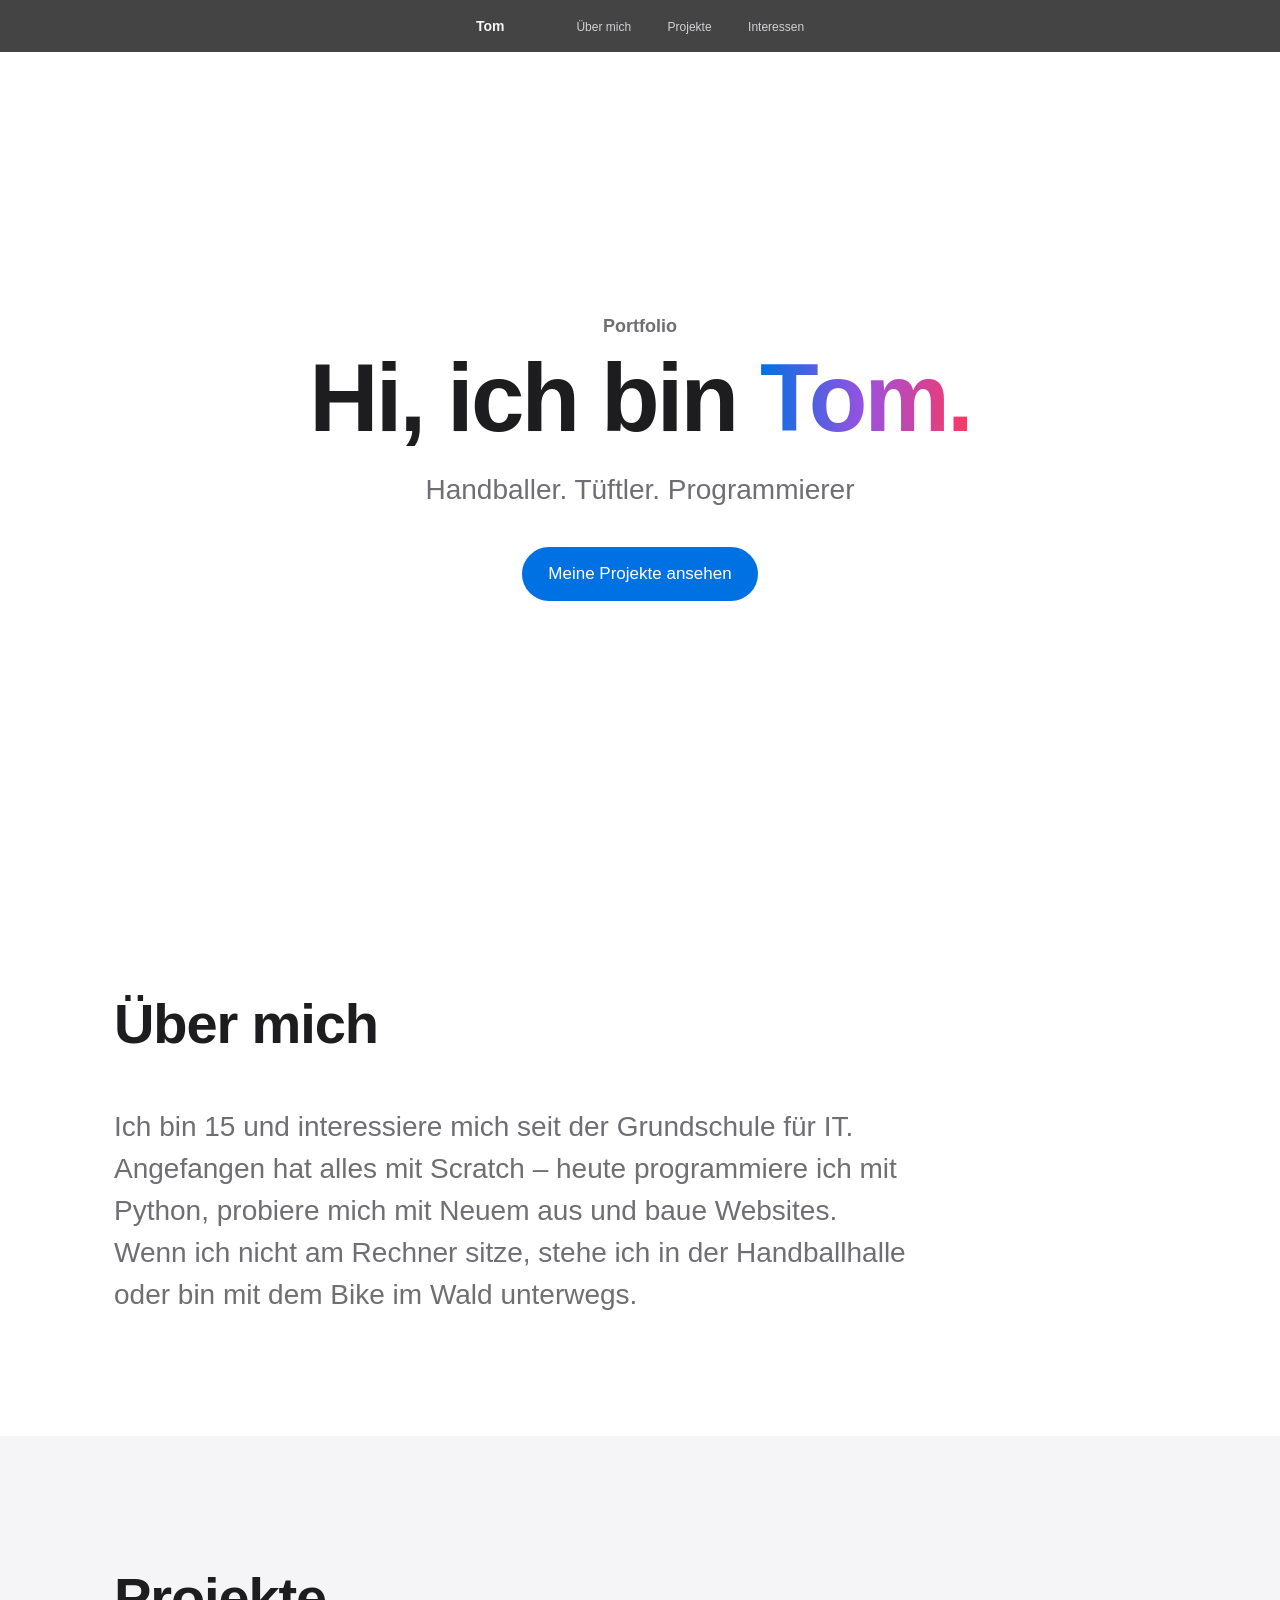
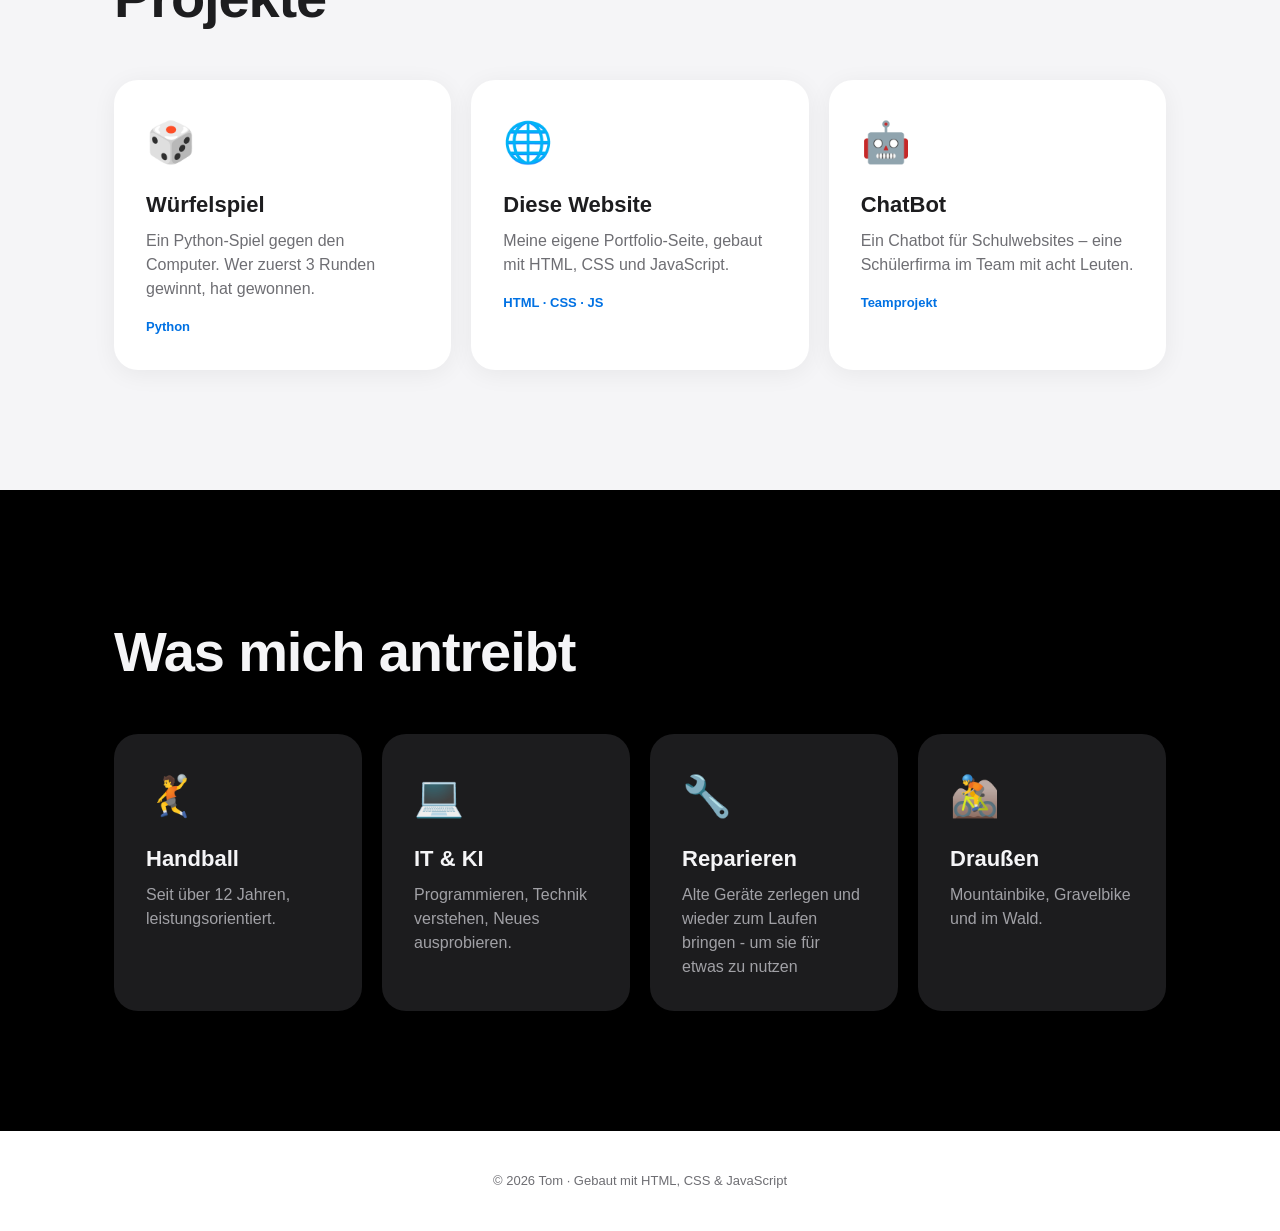
<file: apple-version/index.html>
<!DOCTYPE html>
<!-- HTML = das GERÜST der Seite: Was steht wo? -->
<html lang="de">
<head>
  <meta charset="UTF-8">
  <!-- Sorgt dafür, dass die Seite auf Handy und iPad richtig skaliert -->
  <meta name="viewport" content="width=device-width, initial-scale=1.0">
  <title>Tom – Portfolio</title>
  <!-- Verbindet das Design (CSS) mit dieser Seite -->
  <link rel="stylesheet" href="style.css">
</head>
<body>

  <!-- ===== Navigationsleiste oben (bleibt beim Scrollen stehen) ===== -->
  <nav class="nav">
    <a href="#start" class="nav-logo">Tom</a>
    <div class="nav-links">
      <a href="#ueber-mich">Über mich</a>
      <a href="#projekte">Projekte</a>
      <a href="#interessen">Interessen</a>
    </div>
  </nav>

  <!-- ===== Großer Startbereich ("Hero") ===== -->
  <header id="start" class="hero">
    <p class="eyebrow reveal">Portfolio</p>
    <h1 class="reveal">Hi, ich bin <span class="gradient-text">Tom.</span></h1>
    <p class="hero-sub reveal">Handballer. Tüftler. Programmierer</p>
    <a href="#projekte" class="button reveal">Meine Projekte ansehen</a>
  </header>

  <main>
    <!-- ===== Über mich ===== -->
    <section id="ueber-mich" class="section">
      <h2 class="reveal">Über mich</h2>
      <p class="lead reveal">
        Ich bin 15 und interessiere mich seit der Grundschule für IT.
        Angefangen hat alles mit Scratch – heute programmiere ich mit Python,
        probiere mich mit Neuem aus und baue Websites. Wenn ich nicht am Rechner
        sitze, stehe ich in der Handballhalle oder bin mit dem Bike im Wald unterwegs.
      </p>
    </section>

    <!-- ===== Projekte: jede "card" ist eine Karte ===== -->
    <section id="projekte" class="section section-grey">
      <h2 class="reveal">Projekte</h2>
      <div class="grid">

        <article class="card reveal">
          <div class="card-icon">🎲</div>
          <h3>Würfelspiel</h3>
          <p>Ein Python-Spiel gegen den Computer. Wer zuerst 3 Runden gewinnt, hat gewonnen.</p>
          <span class="tag">Python</span>
        </article>

        <article class="card reveal">
          <div class="card-icon">🌐</div>
          <h3>Diese Website</h3>
          <p>Meine eigene Portfolio-Seite, gebaut mit HTML, CSS und JavaScript.</p>
          <span class="tag">HTML · CSS · JS</span>
        </article>

        <article class="card reveal">
          <div class="card-icon">🤖</div>
          <h3>ChatBot </h3>
          <p>Ein Chatbot für Schulwebsites – eine Schülerfirma im Team mit acht Leuten.</p>
          <span class="tag">Teamprojekt</span>
        </article>

      </div>
    </section>

    <!-- ===== Interessen ===== -->
    <section id="interessen" class="section section-dark">
      <h2 class="reveal">Was mich antreibt</h2>
      <div class="grid">
        <div class="card reveal"><div class="card-icon">🤾</div><h3>Handball</h3><p>Seit über 12 Jahren, leistungsorientiert.</p></div>
        <div class="card reveal"><div class="card-icon">💻</div><h3>IT &amp; KI</h3><p>Programmieren, Technik verstehen, Neues ausprobieren.</p></div>
        <div class="card reveal"><div class="card-icon">🔧</div><h3>Reparieren</h3><p>Alte Geräte zerlegen und wieder zum Laufen bringen - um sie für etwas zu nutzen</p></div>
        <div class="card reveal"><div class="card-icon">🚵</div><h3>Draußen</h3><p>Mountainbike, Gravelbike und im Wald.</p></div>
      </div>
    </section>
  </main>

  <footer class="footer">
    <p>© 2026 Tom · Gebaut mit HTML, CSS &amp; JavaScript</p>
  </footer>

  <!-- Verbindet das Verhalten (JavaScript) mit dieser Seite -->
  <script src="script.js"></script>
</body>
</html>
</file>
<file: apple-version/style.css>
/* CSS = das DESIGN der Seite: Farben, Schriften, Abstände. */

/* ----- Farben an einer Stelle. Ändere sie hier, dann ändert sich die ganze Seite ----- */
:root {
  --hintergrund: #ffffff;
  --hintergrund-grau: #f5f5f7;
  --text: #1d1d1f;
  --text-leise: #6e6e73;
  --akzent: #0071e3;
  --karte: #ffffff;
  --verlauf: linear-gradient(90deg, #0071e3, #9b51e0, #ff375f);
}

/* Dunkelmodus: wird automatisch benutzt, wenn dein Gerät auf "Dunkel" steht */
@media (prefers-color-scheme: dark) {
  :root {
    --hintergrund: #000000;
    --hintergrund-grau: #111113;
    --text: #f5f5f7;
    --text-leise: #a1a1a6;
    --akzent: #2997ff;
    --karte: #1c1c1e;
  }
}

/* ----- Grundeinstellungen ----- */
* { box-sizing: border-box; margin: 0; padding: 0; }

html { scroll-behavior: smooth; }   /* sanftes Scrollen bei Klick auf Links */

body {
  /* Auf Apple-Geräten wird die Apple-Systemschrift benutzt, sonst eine ähnliche */
  font-family: -apple-system, BlinkMacSystemFont, "Segoe UI", Roboto, Helvetica, Arial, sans-serif;
  background: var(--hintergrund);
  color: var(--text);
  line-height: 1.5;
  -webkit-font-smoothing: antialiased;
}

/* ----- Navigationsleiste: durchsichtig mit Milchglas-Effekt ----- */
.nav {
  position: sticky;
  top: 0;
  z-index: 10;
  display: flex;
  justify-content: center;   /* alles in die Mitte, wie bei Apple */
  gap: 40px;                 /* Abstand zwischen Name und Links */
  align-items: center;
  padding: 14px 24px;
  /* Dunkelgrau, zu 80 % deckend (0.8) – der Rest scheint milchig durch */
  background: rgba(22, 22, 23, 0.8);
  backdrop-filter: saturate(180%) blur(20px);
  -webkit-backdrop-filter: saturate(180%) blur(20px);
}
.nav a { color: #f5f5f7; text-decoration: none; font-size: 12px; }
.nav .nav-logo { font-weight: 600; font-size: 14px; }   /* genauer als ".nav a" → gewinnt (Spezifität!) */
.nav-links a { margin-left: 32px; opacity: 0.8; }
.nav-links a:hover { opacity: 1; }

/* ----- Großer Startbereich ----- */
.hero {
  min-height: 90vh;
  display: flex;
  flex-direction: column;
  justify-content: center;
  align-items: center;
  text-align: center;
  padding: 0 24px;
}
.eyebrow { color: var(--text-leise); font-weight: 600; font-size: 18px; margin-bottom: 8px; }
h1 {
  font-size: clamp(44px, 8vw, 96px);   /* passt sich der Bildschirmbreite an */
  font-weight: 700;
  letter-spacing: -0.03em;
  line-height: 1.05;
}
.gradient-text {
  background: var(--verlauf);
  -webkit-background-clip: text;
  background-clip: text;
  color: transparent;
}
.hero-sub { font-size: clamp(20px, 3vw, 28px); color: var(--text-leise); margin: 20px 0 36px; }

.button {
  background: var(--akzent);
  color: #fff;
  padding: 12px 24px;
  border-radius: 980px;   /* ganz runde "Pillen"-Form */
  border: 2px solid var(--akzent);   /* blauer Rand, damit man den Knopf auch in Weiß noch sieht */
  text-decoration: none;
  font-size: 17px;
  transition: background 0.3s, color 0.3s;   /* Farbwechsel dauert 0,3 Sekunden */
}
/* :hover = "solange die Maus drauf ist" */
.button:hover {
  background: #ffffff;
  color: var(--akzent);
}

/* ----- Abschnitte ----- */
.section { padding: 120px 24px; max-width: 1100px; margin: 0 auto; }
.section-grey {
  max-width: none;
  background: var(--hintergrund-grau);
}
.section-grey > * { max-width: 1052px; margin-left: auto; margin-right: auto; }

/* Schwarzer Abschnitt mit heller Schrift – starker Kontrast wie bei Apple */
.section-dark {
  max-width: none;
  background: #000000;
  color: #f5f5f7;
}
.section-dark > * { max-width: 1052px; margin-left: auto; margin-right: auto; }
.section-dark .card { background: #1c1c1e; box-shadow: none; }
.section-dark .card p { color: #a1a1a6; }

h2 {
  font-size: clamp(36px, 5vw, 56px);
  font-weight: 700;
  letter-spacing: -0.02em;
  margin-bottom: 40px;
}
.lead { font-size: clamp(20px, 2.4vw, 28px); color: var(--text-leise); max-width: 800px; }

/* ----- Karten im Raster ----- */
.grid {
  display: grid;
  grid-template-columns: repeat(auto-fit, minmax(240px, 1fr));   /* so viele Spalten, wie Platz ist */
  gap: 20px;
}
.card {
  background: var(--karte);
  border-radius: 24px;
  padding: 32px;
  box-shadow: 0 4px 24px rgba(0, 0, 0, 0.06);
}
.card-icon { font-size: 40px; margin-bottom: 16px; }
.card h3 { font-size: 22px; margin-bottom: 8px; }
.card p { color: var(--text-leise); }
.tag {
  display: inline-block;
  margin-top: 16px;
  font-size: 13px;
  color: var(--akzent);
  font-weight: 600;
}

/* ----- Fußzeile ----- */
.footer { text-align: center; padding: 40px 24px; color: var(--text-leise); font-size: 13px; }

/* ----- Einblend-Animation beim Scrollen ----- */
.reveal {
  opacity: 0;
  transform: translateY(40px);
  transition: opacity 0.8s ease, transform 0.8s ease;
}
.reveal.sichtbar { opacity: 1; transform: none; }

/* Karten anheben – muss NACH .reveal.sichtbar stehen und genauer sein, sonst wird es überschrieben */
.card.sichtbar { transition: opacity 0.8s ease, transform 0.4s ease; }
.card.sichtbar:hover { transform: translateY(-6px); }

/* ----- Handy: Navigation kleiner ----- */
@media (max-width: 600px) {
  .nav { gap: 16px; }
  .nav-links a { margin-left: 14px; }
  .section { padding: 80px 16px; }
}
</file>
